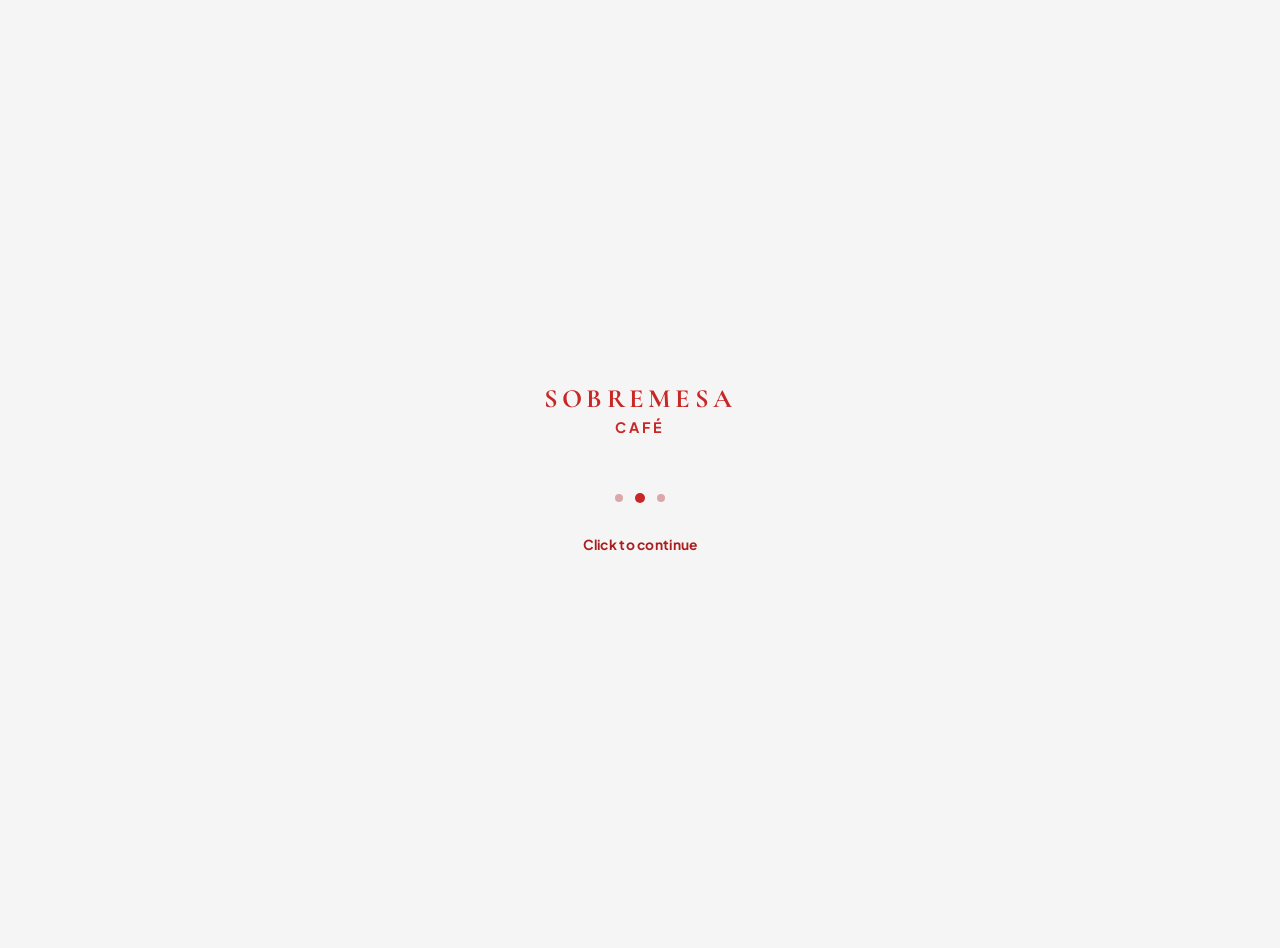
<file: index.html>
<!DOCTYPE html>
<html lang="en">
<head>
  <meta charset="UTF-8">
  <meta name="viewport" content="width=device-width, initial-scale=1.0">
  <title>Sobremesa Café</title>
  <link rel="preconnect" href="https://fonts.googleapis.com">
  <link rel="preconnect" href="https://fonts.gstatic.com" crossorigin>
  <link rel="stylesheet" href="https://cdnjs.cloudflare.com/ajax/libs/font-awesome/6.5.2/css/all.min.css">
  <link rel="stylesheet" href="base.css">
</head>
<body class="landing-screen">
  <main class="landing-wrap">
    <div class="landing-brand">
      <span class="landing-name">SOBREMESA</span>
      <span class="landing-tag">CAFÉ</span>
    </div>
    <a class="landing-continue" href="home.html" aria-label="Click to continue to Sobremesa Café">
      <span class="landing-dots" aria-hidden="true"><i></i><i></i><i></i></span>
      <span class="landing-action">Click to continue</span>
    </a>
  </main>
  <script>
    const continueLink = document.querySelector(".landing-continue");
    const reduceMotion = window.matchMedia("(prefers-reduced-motion: reduce)").matches;

    if (continueLink && !reduceMotion) {
      continueLink.addEventListener("click", (event) => {
        event.preventDefault();
        try {
          sessionStorage.setItem("sobremesa-home-entry", "yes");
        } catch {}
        document.body.classList.add("landing-leaving");
        window.setTimeout(() => window.location.assign(continueLink.href), 340);
      });
    }
  </script>
</body>
</html>
</file>
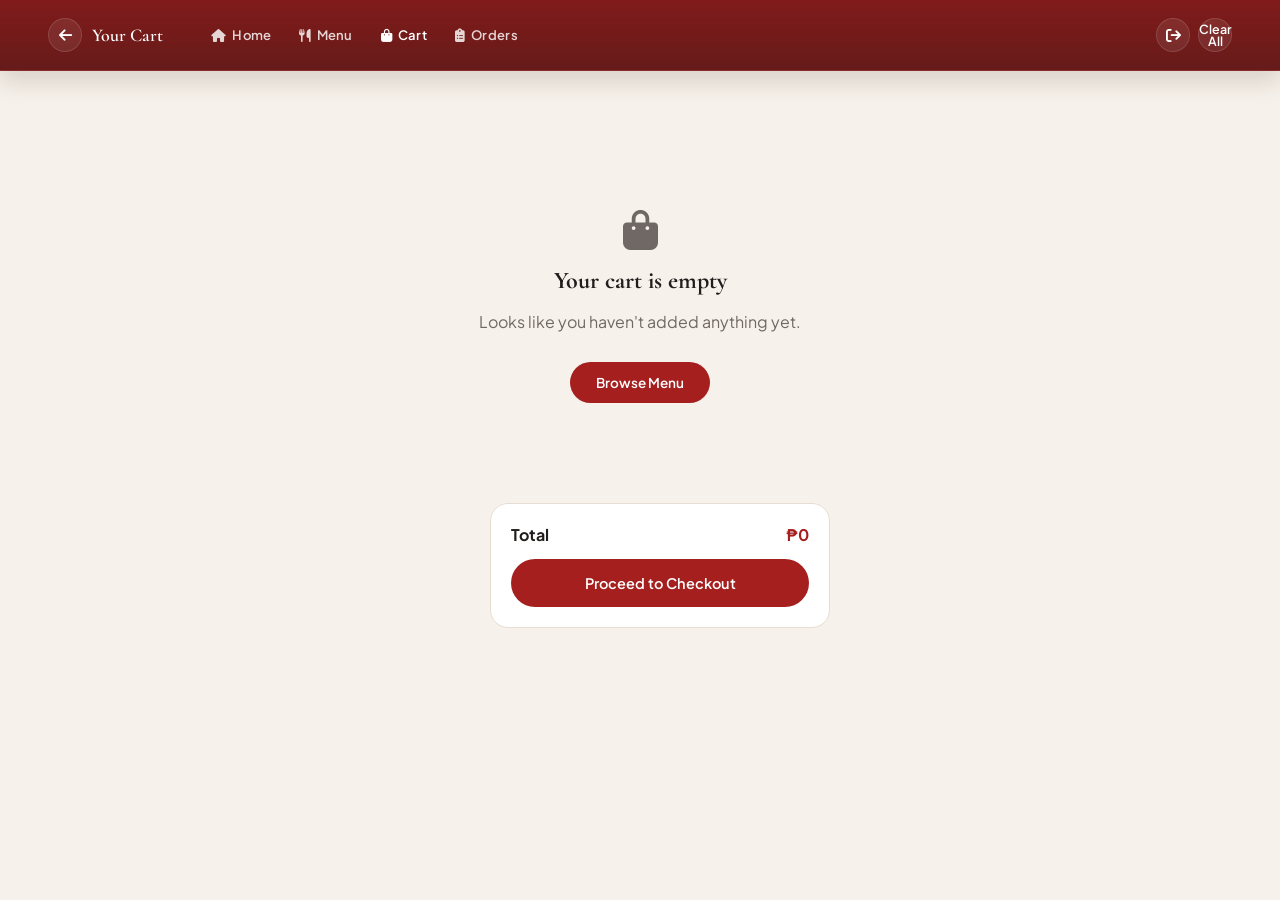
<file: cart.html>
<!DOCTYPE html>
<html lang="en">
<head>
<meta charset="UTF-8">
<meta name="viewport" content="width=device-width, initial-scale=1.0">
<title>Cart — Sobremesa Café</title>
<link rel="preconnect" href="https://fonts.googleapis.com">
<link rel="preconnect" href="https://fonts.gstatic.com" crossorigin>
<link rel="stylesheet" href="https://cdnjs.cloudflare.com/ajax/libs/font-awesome/6.5.2/css/all.min.css">
<link rel="stylesheet" href="base.css">
<link rel="stylesheet" href="header.css">
<link rel="stylesheet" href="search.css">
<link rel="stylesheet" href="buttons.css">
<link rel="stylesheet" href="home.css">
<link rel="stylesheet" href="menu.css">
<link rel="stylesheet" href="nav.css">
<link rel="stylesheet" href="stub.css">
<link rel="stylesheet" href="cart.css">
<link rel="stylesheet" href="item.css">
<link rel="stylesheet" href="orders.css">
<link rel="stylesheet" href="responsive.css">
</head>
<body data-page="cart">
<div class="app">

  <header class="app-header">
    <div class="header-left">
      <a class="icon-btn" href="home.html" aria-label="Back"><i class="fa-solid fa-arrow-left"></i></a>
      <span class="header-title">Your Cart</span>
    </div>
    <nav class="desktop-nav">
      <a class="nav-item" data-page="home" href="home.html"><i class="fa-solid fa-house"></i>Home</a>
      <a class="nav-item" data-page="menu" href="menu.html"><i class="fa-solid fa-utensils"></i>Menu</a>
      <a class="nav-item" data-page="cart" href="cart.html"><i class="fa-solid fa-bag-shopping"></i>Cart
        <span class="badge" data-cart-badge style="display:none;">0</span>
      </a>
      <a class="nav-item" data-page="orders" href="orders.html"><i class="fa-solid fa-clipboard-list"></i>Orders</a>
    </nav>
    <div class="header-actions">
      <a class="icon-btn exit-link" href="index.html" aria-label="Exit to welcome screen" title="Exit to welcome screen">
        <i class="fa-solid fa-arrow-right-from-bracket" aria-hidden="true"></i>
      </a>
      <button class="icon-btn text-btn" id="clear-all-btn">Clear All</button>
    </div>
  </header>

  <main class="app-main">
    <div id="cart-empty" class="stub" hidden>
      <div class="stub-icon"><i class="fa-solid fa-bag-shopping"></i></div>
      <h2>Your cart is empty</h2>
      <p>Looks like you haven't added anything yet.</p>
      <a class="hero-cta" href="menu.html">Browse Menu</a>
    </div>

    <div id="cart-content" hidden>
      <div class="cart-list" id="cart-list"></div>

      <div class="cart-summary">
        <div class="cart-summary-row cart-summary-total">
          <span>Total</span>
          <span id="cart-total">₱0</span>
        </div>
        <button class="add-to-cart-btn" id="checkout-btn">Proceed to Checkout</button>
      </div>
    </div>
  </main>

  <nav class="bottom-nav">
    <a class="nav-item" data-page="home" href="home.html">
      <span class="nav-icon"><i class="fa-solid fa-house"></i></span>Home
    </a>
    <a class="nav-item" data-page="menu" href="menu.html">
      <span class="nav-icon"><i class="fa-solid fa-utensils"></i></span>Menu
    </a>
    <a class="nav-item" data-page="cart" href="cart.html">
      <span class="nav-icon"><i class="fa-solid fa-bag-shopping"></i></span>Cart
      <span class="badge" data-cart-badge style="display:none;">0</span>
    </a>
    <a class="nav-item" data-page="orders" href="orders.html">
      <span class="nav-icon"><i class="fa-solid fa-clipboard-list"></i></span>Orders
    </a>
  </nav>

</div>

<script src="menu-data.js"></script>
<script src="app.js"></script>
<script src="cart.js"></script>
</body>
</html>
</file>
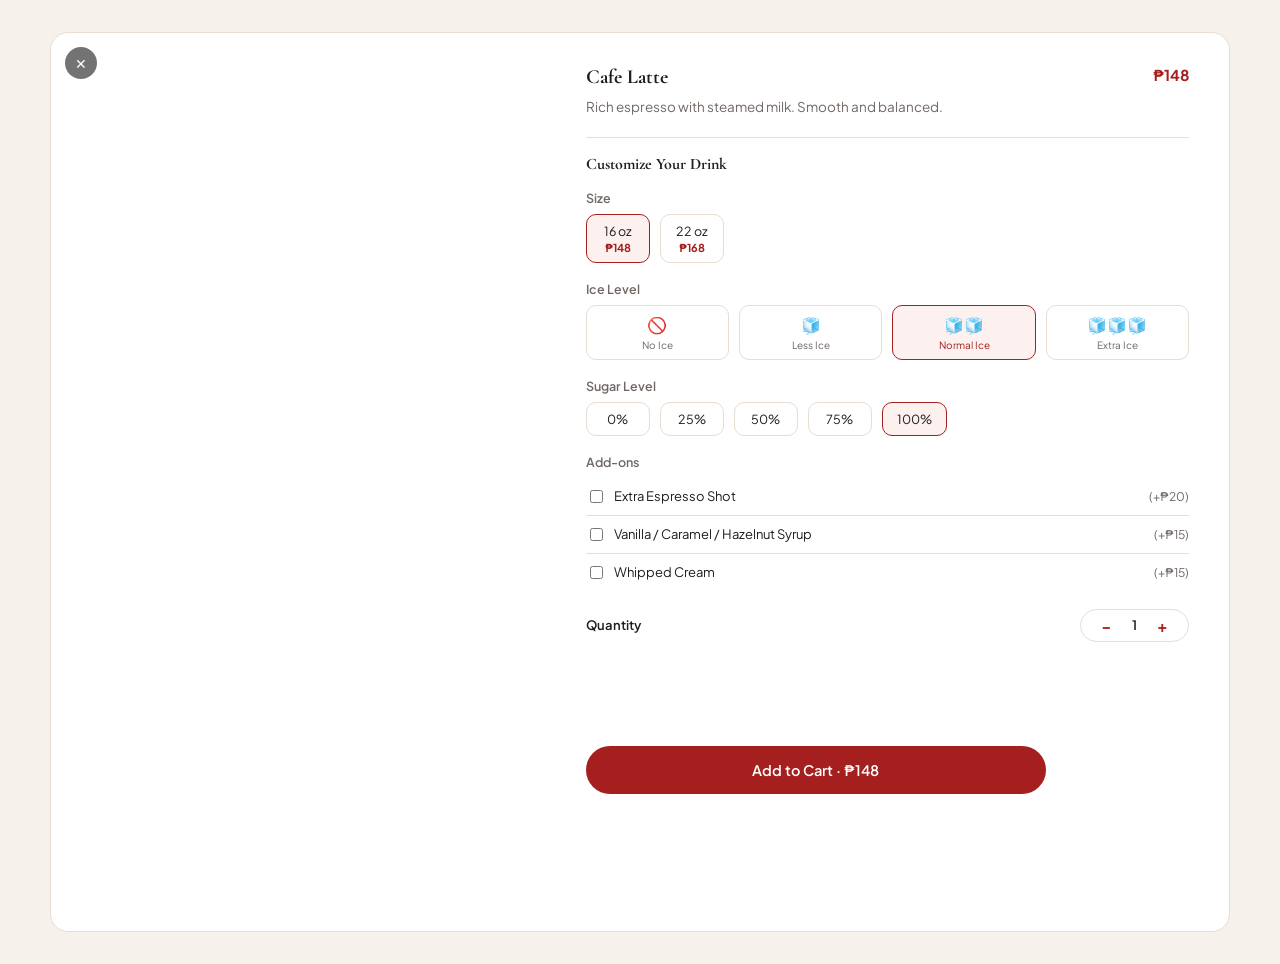
<file: item.html>
<!DOCTYPE html>
<html lang="en">
<head>
<meta charset="UTF-8">
<meta name="viewport" content="width=device-width, initial-scale=1.0">
<title>Item — Sobremesa Café</title>
<link rel="stylesheet" href="https://cdnjs.cloudflare.com/ajax/libs/font-awesome/6.5.2/css/all.min.css">
<link rel="stylesheet" href="base.css">
<link rel="stylesheet" href="header.css">
<link rel="stylesheet" href="search.css">
<link rel="stylesheet" href="buttons.css">
<link rel="stylesheet" href="home.css">
<link rel="stylesheet" href="menu.css">
<link rel="stylesheet" href="nav.css">
<link rel="stylesheet" href="stub.css">
<link rel="stylesheet" href="cart.css">
<link rel="stylesheet" href="item.css">
<link rel="stylesheet" href="orders.css">
<link rel="stylesheet" href="responsive.css">
</head>
<body data-page="menu">
<div class="app item-page">

  <div class="item-hero" id="item-hero">
    <a class="close-btn" href="menu.html" aria-label="Close">✕</a>
    <a class="icon-btn exit-link item-exit" href="index.html" aria-label="Exit to welcome screen" title="Exit to welcome screen">
      <i class="fa-solid fa-arrow-right-from-bracket" aria-hidden="true"></i>
    </a>
  </div>

  <main class="app-main item-main">

    <div class="item-title-row">
      <h1 id="item-name">Item</h1>
      <p class="item-price" id="item-price">₱0</p>
    </div>
    <p class="item-desc" id="item-desc"></p>

    <div id="customize-section" hidden>
      <hr>
      <h2 class="customize-heading">Customize Your Drink</h2>

      <section class="option-group">
        <h3>Size</h3>
        <div class="option-row" id="size-options"></div>
      </section>

      <section class="option-group">
        <h3>Ice Level</h3>
        <div class="option-row option-row--icons" id="ice-options"></div>
      </section>

      <section class="option-group">
        <h3>Sugar Level</h3>
        <div class="option-row" id="sugar-options"></div>
      </section>

      <section class="option-group">
        <h3>Add-ons</h3>
        <div id="addon-options"></div>
      </section>
    </div>

    <div class="qty-row">
      <span>Quantity</span>
      <div class="qty-stepper">
        <button id="qty-minus" aria-label="Decrease quantity">−</button>
        <span id="qty-value">1</span>
        <button id="qty-plus" aria-label="Increase quantity">+</button>
      </div>
    </div>

  </main>

  <button class="add-to-cart-btn" id="add-to-cart-btn">
    Add to Cart · <span id="total-price">₱0</span>
  </button>

</div>

<script src="menu-data.js"></script>
<script src="app.js"></script>
<script src="item.js"></script>
</body>
</html>
</file>
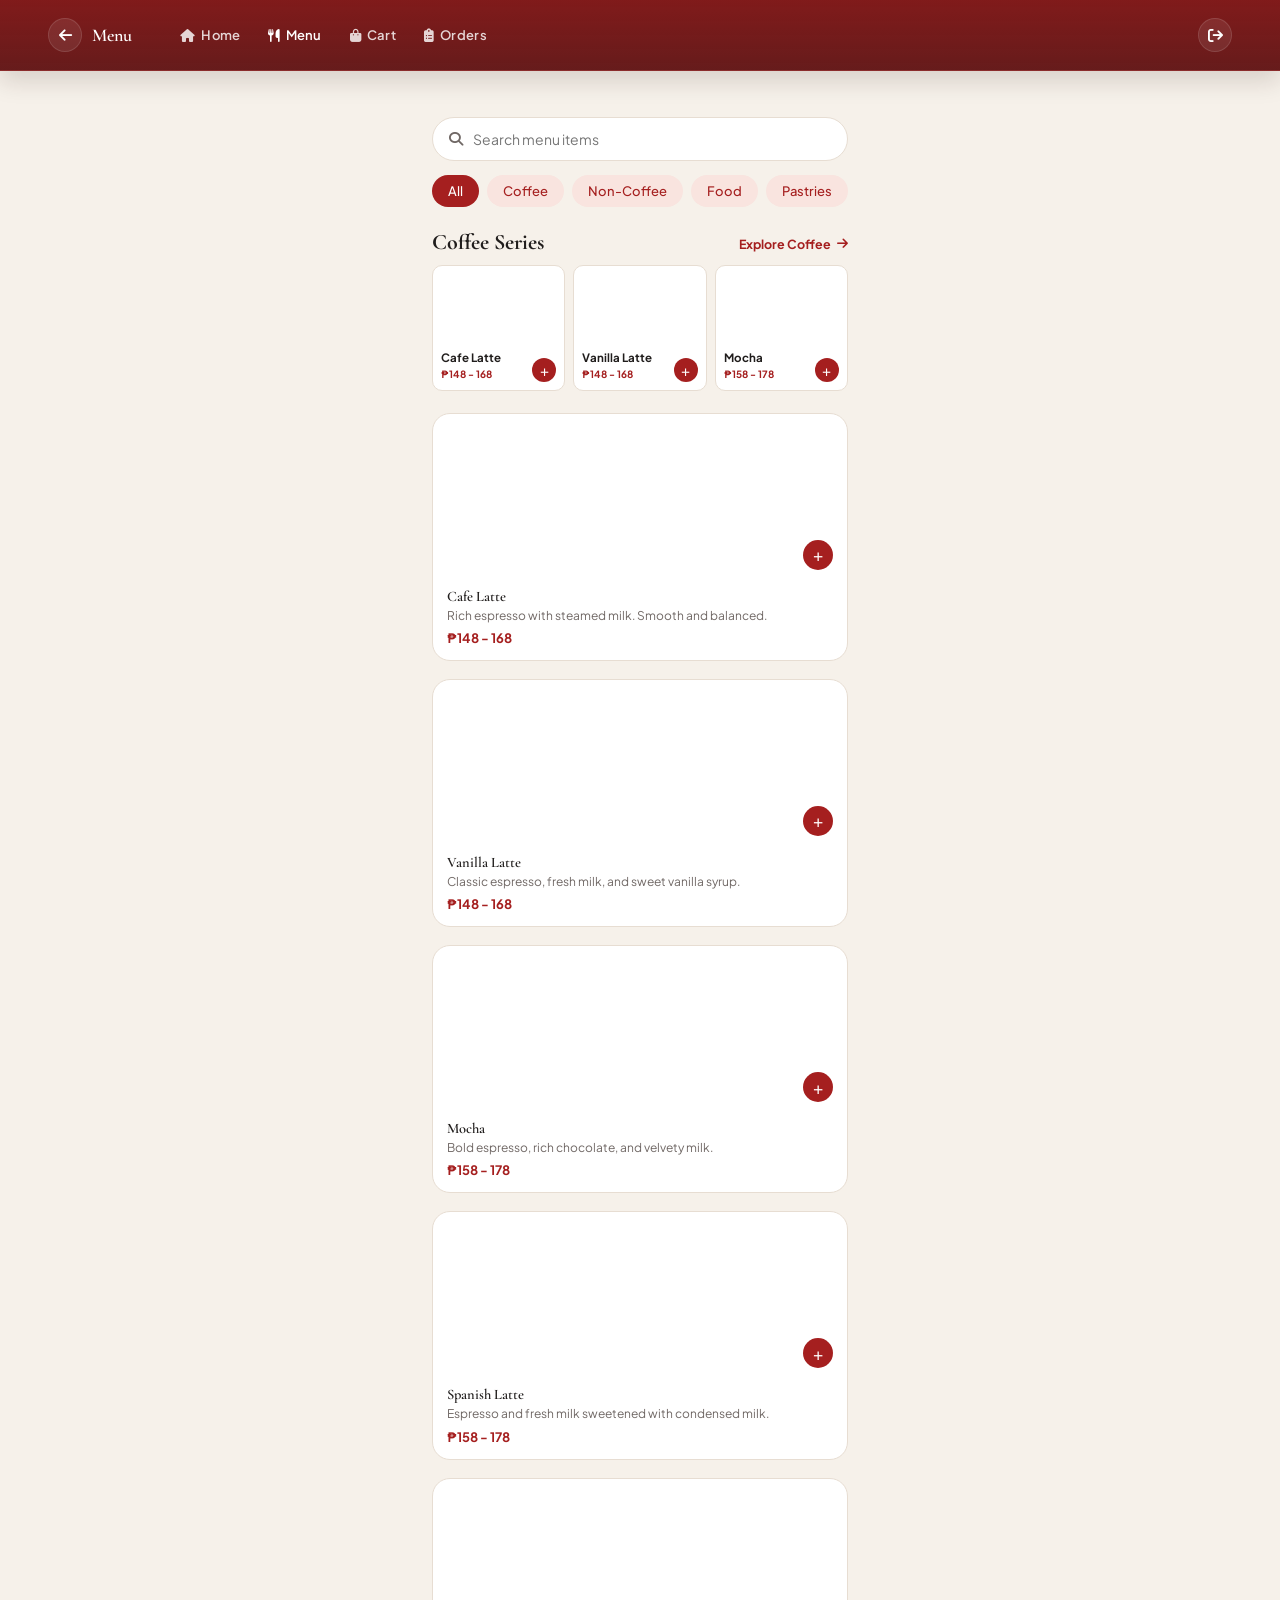
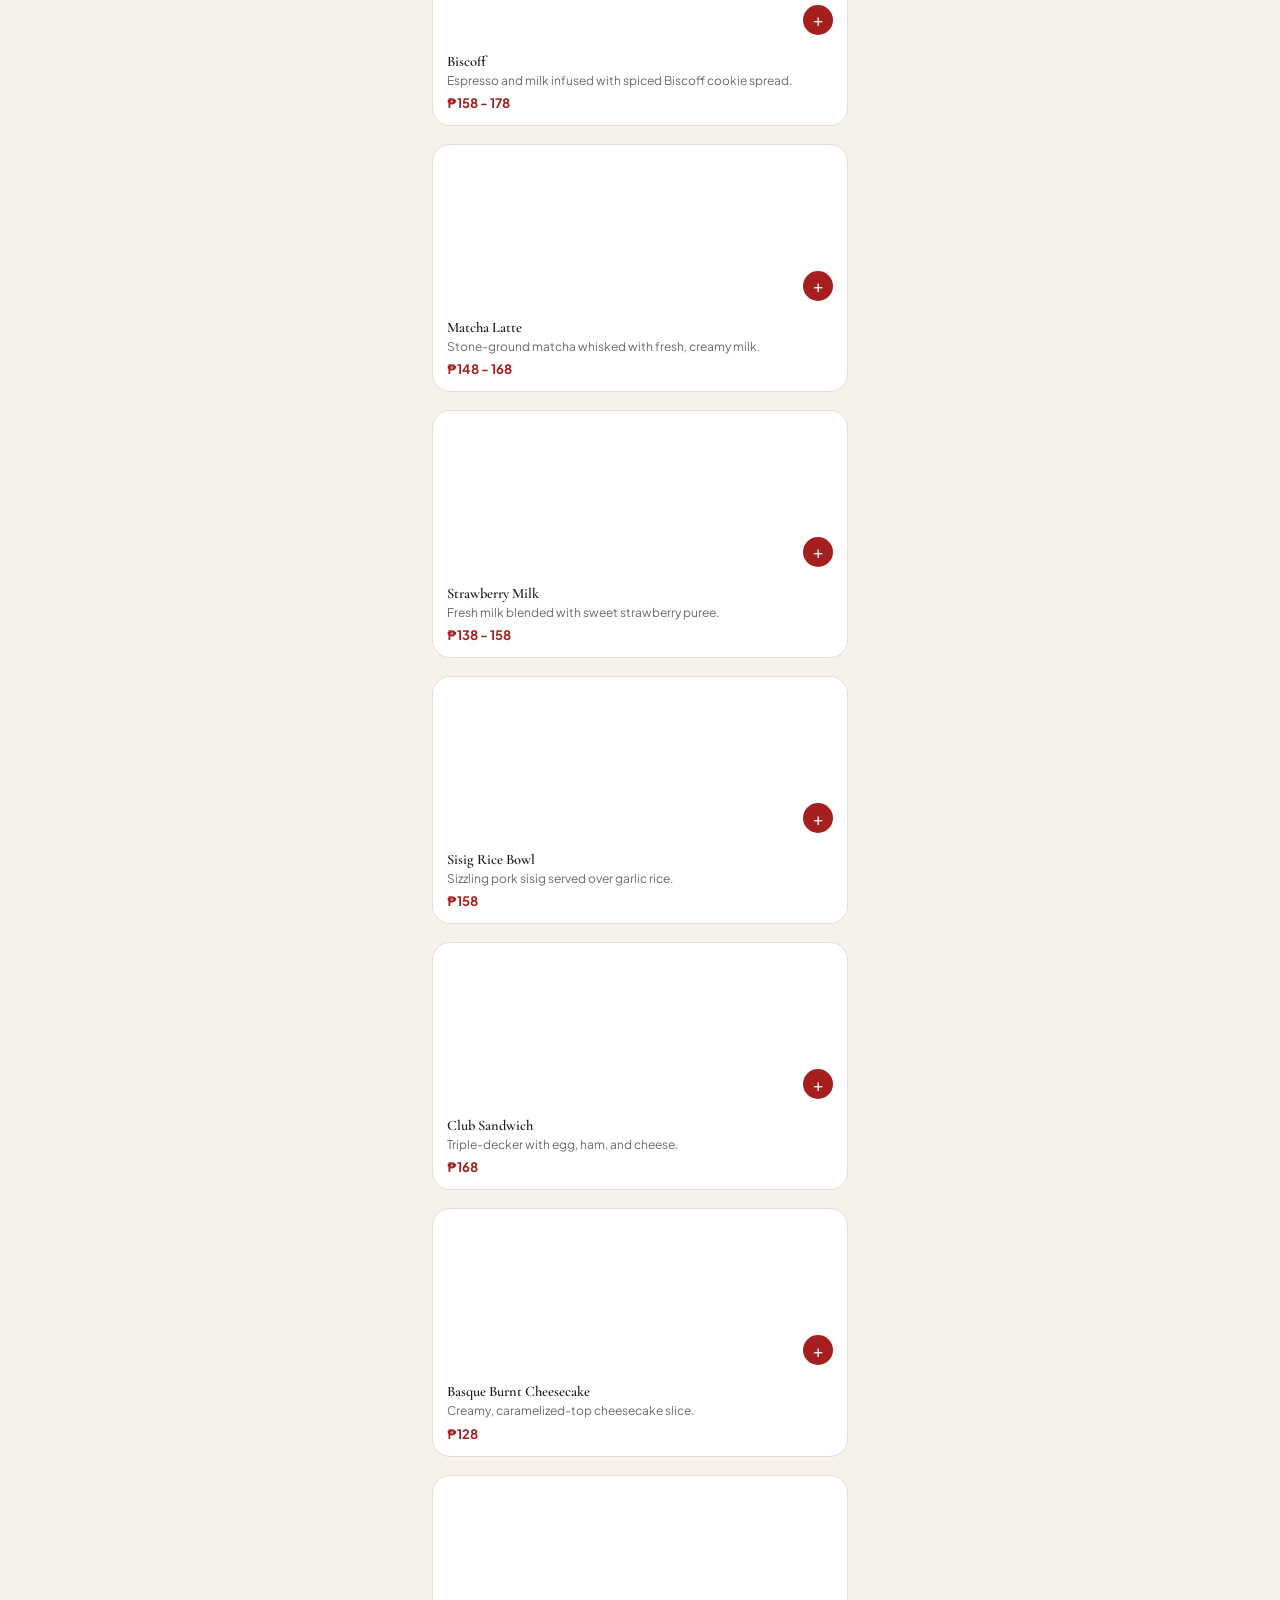
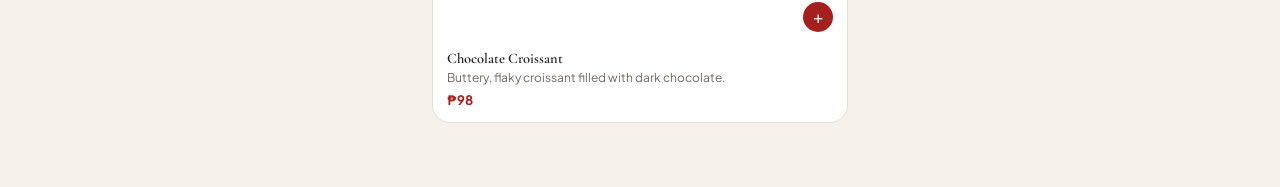
<file: menu.html>
<!DOCTYPE html>
<html lang="en">
<head>
<meta charset="UTF-8">
<meta name="viewport" content="width=device-width, initial-scale=1.0">
<title>Menu — Sobremesa Café</title>
<link rel="preconnect" href="https://fonts.googleapis.com">
<link rel="preconnect" href="https://fonts.gstatic.com" crossorigin>
<link rel="stylesheet" href="https://cdnjs.cloudflare.com/ajax/libs/font-awesome/6.5.2/css/all.min.css">
<link rel="stylesheet" href="base.css">
<link rel="stylesheet" href="header.css">
<link rel="stylesheet" href="search.css">
<link rel="stylesheet" href="buttons.css">
<link rel="stylesheet" href="home.css">
<link rel="stylesheet" href="menu.css">
<link rel="stylesheet" href="nav.css">
<link rel="stylesheet" href="stub.css">
<link rel="stylesheet" href="cart.css">
<link rel="stylesheet" href="item.css">
<link rel="stylesheet" href="orders.css">
<link rel="stylesheet" href="responsive.css">
</head>
<body data-page="menu">
<div class="app">

  <header class="app-header">
    <div class="header-left">
      <a class="icon-btn" href="home.html" aria-label="Back"><i class="fa-solid fa-arrow-left"></i></a>
      <span class="header-title">Menu</span>
    </div>
    <nav class="desktop-nav">
      <a class="nav-item" data-page="home" href="home.html"><i class="fa-solid fa-house"></i>Home</a>
      <a class="nav-item" data-page="menu" href="menu.html"><i class="fa-solid fa-utensils"></i>Menu</a>
      <a class="nav-item" data-page="cart" href="cart.html"><i class="fa-solid fa-bag-shopping"></i>Cart
        <span class="badge" data-cart-badge style="display:none;">0</span>
      </a>
      <a class="nav-item" data-page="orders" href="orders.html"><i class="fa-solid fa-clipboard-list"></i>Orders</a>
    </nav>
    <a class="icon-btn exit-link" href="index.html" aria-label="Exit to welcome screen" title="Exit to welcome screen">
      <i class="fa-solid fa-arrow-right-from-bracket" aria-hidden="true"></i>
    </a>
  </header>

  <main class="app-main">

    <form class="search-bar" role="search" onsubmit="return false;">
      <i class="fa-solid fa-magnifying-glass"></i>
      <input type="search" id="search-input" placeholder="Search menu items">
    </form>

    <nav class="pill-row" id="pill-row" aria-label="Filter by category"></nav>

    <section class="menu-coffee-series" id="menu-coffee-series" aria-labelledby="menu-coffee-title">
      <div class="section-heading">
        <h2 id="menu-coffee-title">Coffee Series</h2>
        <a class="view-all" href="menu.html?category=coffee">Explore Coffee <i class="fa-solid fa-arrow-right" aria-hidden="true"></i></a>
      </div>
      <div class="series-grid" id="menu-featured-grid"></div>
    </section>

    <div class="menu-list" id="menu-list"></div>
    <p class="empty-state" id="empty-state" hidden>No items match your search.</p>

  </main>

  <nav class="bottom-nav">
    <a class="nav-item" data-page="home" href="home.html">
      <span class="nav-icon"><i class="fa-solid fa-house"></i></span>Home
    </a>
    <a class="nav-item" data-page="menu" href="menu.html">
      <span class="nav-icon"><i class="fa-solid fa-utensils"></i></span>Menu
    </a>
    <a class="nav-item" data-page="cart" href="cart.html">
      <span class="nav-icon"><i class="fa-solid fa-bag-shopping"></i></span>Cart
      <span class="badge" data-cart-badge style="display:none;">0</span>
    </a>
    <a class="nav-item" data-page="orders" href="orders.html">
      <span class="nav-icon"><i class="fa-solid fa-clipboard-list"></i></span>Orders
    </a>
  </nav>

</div>

<script src="menu-data.js"></script>
<script src="app.js"></script>
<script src="menu.js"></script>
<script src="home.js"></script>
</body>
</html>
</file>
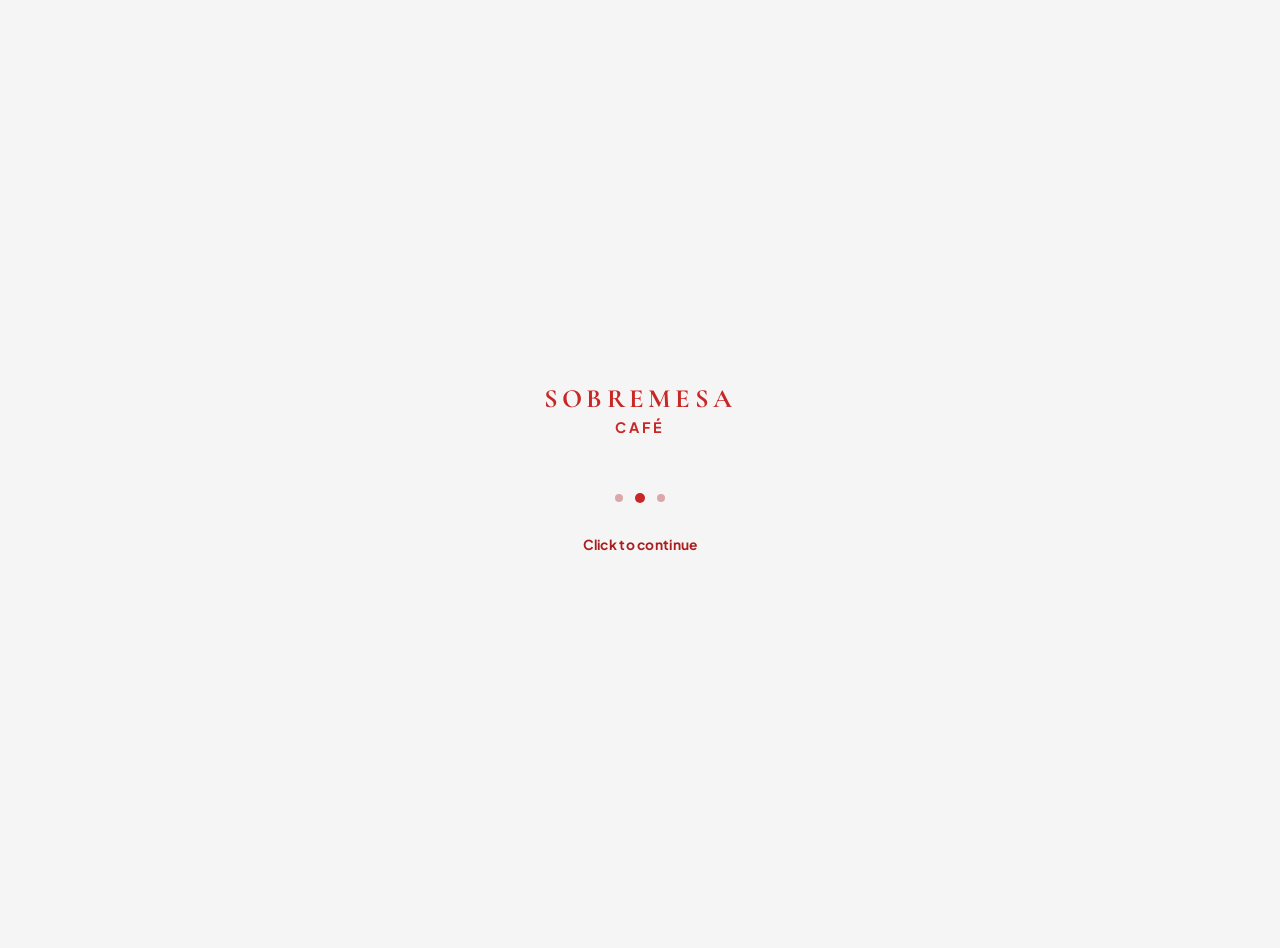
<file: order-confirmed.html>
<!DOCTYPE html>
<html lang="en">
<head>
<meta charset="UTF-8">
<meta name="viewport" content="width=device-width, initial-scale=1.0">
<title>Order Placed — Sobremesa Café</title>
<link rel="preconnect" href="https://fonts.googleapis.com">
<link rel="preconnect" href="https://fonts.gstatic.com" crossorigin>
<link rel="stylesheet" href="https://cdnjs.cloudflare.com/ajax/libs/font-awesome/6.5.2/css/all.min.css">
<link rel="stylesheet" href="base.css">
<link rel="stylesheet" href="header.css">
<link rel="stylesheet" href="search.css">
<link rel="stylesheet" href="buttons.css">
<link rel="stylesheet" href="home.css">
<link rel="stylesheet" href="menu.css">
<link rel="stylesheet" href="nav.css">
<link rel="stylesheet" href="stub.css">
<link rel="stylesheet" href="cart.css">
<link rel="stylesheet" href="item.css">
<link rel="stylesheet" href="orders.css">
<link rel="stylesheet" href="responsive.css">
</head>
<body data-page="orders">
<div class="app">

  <a class="icon-btn exit-link confirm-exit" href="index.html" aria-label="Exit to welcome screen" title="Exit to welcome screen">
    <i class="fa-solid fa-arrow-right-from-bracket" aria-hidden="true"></i>
  </a>

  <main class="app-main confirm-main">
    <div class="confirm-check"><i class="fa-solid fa-check"></i></div>
    <h1 class="confirm-title">Order Placed!</h1>
    <p class="confirm-sub">Your order has been successfully submitted. Please present this order number to the cashier for payment.</p>

    <div class="order-number-card">
      <span>Order Number</span>
      <p id="order-number">#0000</p>
    </div>

    <p class="confirm-meta" id="confirm-meta"></p>

    <div class="confirm-actions">
      <a class="btn-outline" id="view-details-link" href="#">View Order Details</a>
      <a class="hero-cta" href="home.html">Back to Home</a>
    </div>
  </main>

</div>

<script src="menu-data.js"></script>
<script src="app.js"></script>
<script src="order-confirmed.js"></script>
</body>
</html>
</file>
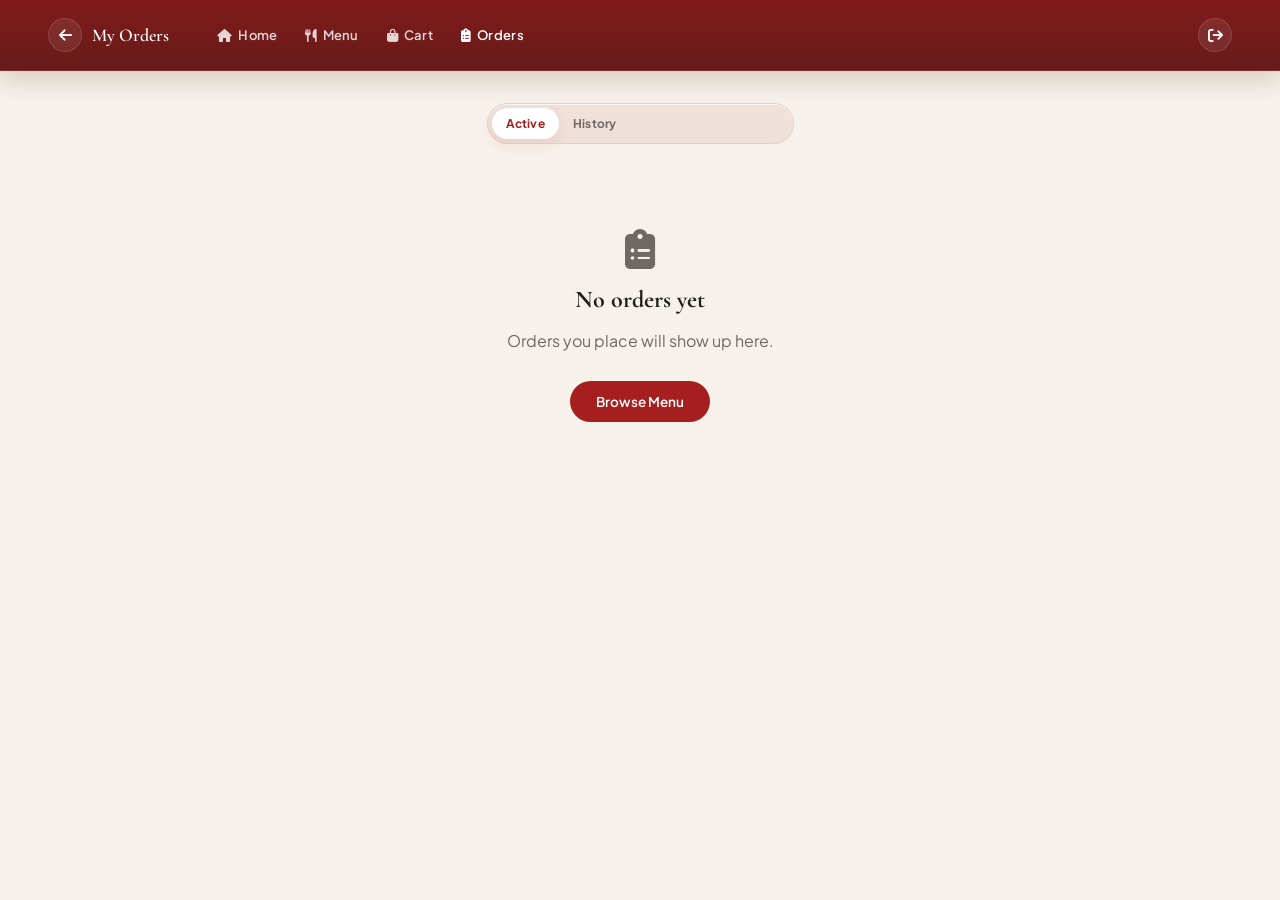
<file: order-details.html>
<!DOCTYPE html>
<html lang="en">
<head>
<meta charset="UTF-8">
<meta name="viewport" content="width=device-width, initial-scale=1.0">
<title>Order Details — Sobremesa Café</title>
<link rel="preconnect" href="https://fonts.googleapis.com">
<link rel="preconnect" href="https://fonts.gstatic.com" crossorigin>
<link rel="stylesheet" href="https://cdnjs.cloudflare.com/ajax/libs/font-awesome/6.5.2/css/all.min.css">
<link rel="stylesheet" href="base.css">
<link rel="stylesheet" href="header.css">
<link rel="stylesheet" href="search.css">
<link rel="stylesheet" href="buttons.css">
<link rel="stylesheet" href="home.css">
<link rel="stylesheet" href="menu.css">
<link rel="stylesheet" href="nav.css">
<link rel="stylesheet" href="stub.css">
<link rel="stylesheet" href="cart.css">
<link rel="stylesheet" href="item.css">
<link rel="stylesheet" href="orders.css">
<link rel="stylesheet" href="responsive.css">
</head>
<body data-page="orders">
<div class="app">

  <header class="app-header">
    <div class="header-left">
      <a class="icon-btn" href="orders.html" aria-label="Back"><i class="fa-solid fa-arrow-left"></i></a>
      <span class="header-title">Order Details</span>
    </div>
    <nav class="desktop-nav">
      <a class="nav-item" data-page="home" href="home.html"><i class="fa-solid fa-house"></i>Home</a>
      <a class="nav-item" data-page="menu" href="menu.html"><i class="fa-solid fa-utensils"></i>Menu</a>
      <a class="nav-item" data-page="cart" href="cart.html"><i class="fa-solid fa-bag-shopping"></i>Cart
        <span class="badge" data-cart-badge style="display:none;">0</span>
      </a>
      <a class="nav-item" data-page="orders" href="orders.html"><i class="fa-solid fa-clipboard-list"></i>Orders</a>
    </nav>
    <a class="icon-btn exit-link" href="index.html" aria-label="Exit to welcome screen" title="Exit to welcome screen">
      <i class="fa-solid fa-arrow-right-from-bracket" aria-hidden="true"></i>
    </a>
  </header>

  <main class="app-main">
    <p class="order-detail-number" id="order-number">#0000</p>
    <p class="order-detail-meta" id="order-meta"></p>

    <div class="stepper" id="stepper"></div>

    <h2 class="section-heading-plain">Items Ordered</h2>
    <div class="cart-list" id="order-items-list"></div>

    <div class="cart-summary">
      <div class="cart-summary-row cart-summary-total">
        <span>Total</span>
        <span id="order-total">₱0</span>
      </div>
      <button class="add-to-cart-btn" id="cancel-order-btn" type="button">Cancel Order</button>
    </div>
  </main>

</div>

<div class="modal-overlay" id="cancel-modal" hidden>
  <div class="modal-card">
    <div class="modal-icon warn">!</div>
    <h2>Cancel Order?</h2>
    <p>Are you sure you want to cancel this order? This action can only be done before payment, subject to café policy.</p>
    <button class="add-to-cart-btn" id="confirm-cancel-btn">Cancel Order</button>
    <button class="btn-outline" id="keep-order-btn">Keep Order</button>
  </div>
</div>

<div class="modal-overlay" id="cancelled-modal" hidden>
  <div class="modal-card">
    <div class="modal-icon success">✓</div>
    <h2>Order Cancelled</h2>
    <p>Your order has been successfully cancelled. You can now place a new order anytime.</p>
    <a class="hero-cta" href="menu.html">Back to Menu</a>
  </div>
</div>

<script src="menu-data.js"></script>
<script src="app.js"></script>
<script src="order-details.js"></script>
</body>
</html>
</file>
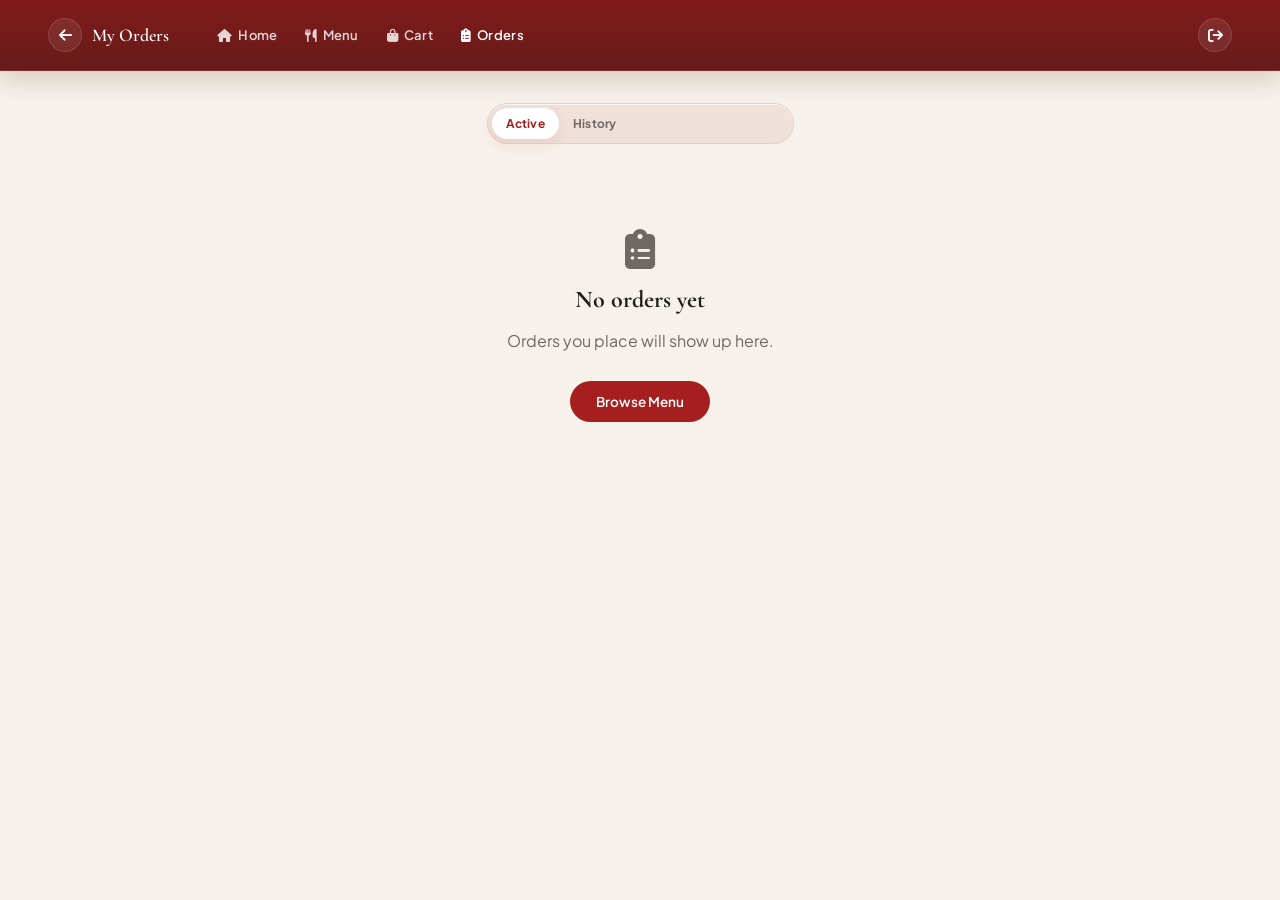
<file: orders.html>
<!DOCTYPE html>
<html lang="en">
<head>
<meta charset="UTF-8">
<meta name="viewport" content="width=device-width, initial-scale=1.0">
<title>My Orders — Sobremesa Café</title>
<link rel="preconnect" href="https://fonts.googleapis.com">
<link rel="preconnect" href="https://fonts.gstatic.com" crossorigin>
<link rel="stylesheet" href="https://cdnjs.cloudflare.com/ajax/libs/font-awesome/6.5.2/css/all.min.css">
<link rel="stylesheet" href="base.css">
<link rel="stylesheet" href="header.css">
<link rel="stylesheet" href="search.css">
<link rel="stylesheet" href="buttons.css">
<link rel="stylesheet" href="home.css">
<link rel="stylesheet" href="menu.css">
<link rel="stylesheet" href="nav.css">
<link rel="stylesheet" href="stub.css">
<link rel="stylesheet" href="cart.css">
<link rel="stylesheet" href="item.css">
<link rel="stylesheet" href="orders.css">
<link rel="stylesheet" href="responsive.css">
</head>
<body data-page="orders">
<div class="app">

  <header class="app-header">
    <div class="header-left">
      <a class="icon-btn" href="home.html" aria-label="Back"><i class="fa-solid fa-arrow-left"></i></a>
      <span class="header-title">My Orders</span>
    </div>
    <nav class="desktop-nav">
      <a class="nav-item" data-page="home" href="home.html"><i class="fa-solid fa-house"></i>Home</a>
      <a class="nav-item" data-page="menu" href="menu.html"><i class="fa-solid fa-utensils"></i>Menu</a>
      <a class="nav-item" data-page="cart" href="cart.html"><i class="fa-solid fa-bag-shopping"></i>Cart
        <span class="badge" data-cart-badge style="display:none;">0</span>
      </a>
      <a class="nav-item" data-page="orders" href="orders.html"><i class="fa-solid fa-clipboard-list"></i>Orders</a>
    </nav>
    <a class="icon-btn exit-link" href="index.html" aria-label="Exit to welcome screen" title="Exit to welcome screen">
      <i class="fa-solid fa-arrow-right-from-bracket" aria-hidden="true"></i>
    </a>
  </header>

  <main class="app-main">
    <div class="order-mode-toggle order-tabs">
      <button type="button" class="mode-btn active" data-tab="active">Active</button>
      <button type="button" class="mode-btn" data-tab="history">History</button>
    </div>

    <div id="orders-list"></div>

    <div id="orders-empty" class="stub" hidden>
      <div class="stub-icon"><i class="fa-solid fa-clipboard-list"></i></div>
      <h2>No orders yet</h2>
      <p>Orders you place will show up here.</p>
      <a class="hero-cta" href="menu.html">Browse Menu</a>
    </div>
  </main>

  <nav class="bottom-nav">
    <a class="nav-item" data-page="home" href="home.html">
      <span class="nav-icon"><i class="fa-solid fa-house"></i></span>Home
    </a>
    <a class="nav-item" data-page="menu" href="menu.html">
      <span class="nav-icon"><i class="fa-solid fa-utensils"></i></span>Menu
    </a>
    <a class="nav-item" data-page="cart" href="cart.html">
      <span class="nav-icon"><i class="fa-solid fa-bag-shopping"></i></span>Cart
      <span class="badge" data-cart-badge style="display:none;">0</span>
    </a>
    <a class="nav-item" data-page="orders" href="orders.html">
      <span class="nav-icon"><i class="fa-solid fa-clipboard-list"></i></span>Orders
    </a>
  </nav>

</div>

<script src="menu-data.js"></script>
<script src="app.js"></script>
<script src="orders.js"></script>
</body>
</html>
</file>
<file: base.css>
/* ==========================================================================
   base.css — fonts, design tokens, reset, and the phone-frame app shell
   Loaded first: every other CSS file relies on these variables.
   ========================================================================== */

@import url('https://fonts.googleapis.com/css2?family=Plus+Jakarta+Sans:wght@400;500;600;700;800&family=Cormorant+Garamond:wght@600;700&display=swap');

:root {
  --maroon: #8a1a1a;
  --maroon-dark: #6e1414;
  --cream: #f6f1ea;
  --cream-strong: #efe4d8;
  --pink-light: #f9e4df;
  --accent-red: #a51f1f;
  --accent-red-soft: #d86d4a;
  --text-dark: #201d1c;
  --text-muted: #706865;
  --white: #ffffff;
  --border-light: #e7ddd2;
  --shadow-soft: 0 18px 30px rgba(70, 42, 26, 0.08);
  --radius-card: 18px;
  --radius-pill: 999px;
  --font-display: 'Cormorant Garamond', serif;
  --font-body: 'Plus Jakarta Sans', sans-serif;
}

* { box-sizing: border-box; }

html, body {
  margin: 0;
  padding: 0;
  font-family: var(--font-body);
  color: var(--text-dark);
  background: linear-gradient(135deg, #e7e0d8 0%, #d9d1c7 100%);
}

body {
  display: flex;
  justify-content: center;
  min-height: 100vh;
}

img { max-width: 100%; display: block; }
a { text-decoration: none; color: inherit; }
button { font-family: inherit; cursor: pointer; }

/* Phone-sized app frame that every page lives inside */
.app {
  width: 100%;
  max-width: 430px;
  min-height: 100vh;
  background: var(--cream);
  display: flex;
  flex-direction: column;
  position: relative;
  box-shadow: 0 0 40px rgba(0,0,0,0.18);
}

.app-main {
  flex: 1;
  padding: 18px 20px 90px;
  overflow-y: auto;
}

.landing-screen {
  background: #f5f5f5;
  min-height: 100vh;
  display: flex;
  align-items: center;
  justify-content: center;
  padding: 24px;
}

.landing-wrap {
  width: min(100%, 420px);
  min-height: 100vh;
  display: flex;
  flex-direction: column;
  align-items: center;
  justify-content: center;
  text-align: center;
  transition: opacity 340ms ease, transform 340ms ease;
}

.landing-screen.landing-leaving .landing-wrap {
  opacity: 0;
  transform: translateY(-10px);
}

.landing-brand {
  display: flex;
  flex-direction: column;
  align-items: center;
  gap: 0;
  margin-bottom: 56px;
}

.landing-brand .landing-name {
  font-family: var(--font-display);
  font-size: 1.65rem;
  font-weight: 700;
  letter-spacing: 0.16em;
  color: #c92626;
  line-height: 0.95;
}

.landing-brand .landing-tag {
  font-size: 0.9rem;
  font-weight: 700;
  letter-spacing: 0.2em;
  color: #c92626;
  margin-top: 5px;
}

.landing-continue {
  display: flex;
  flex-direction: column;
  align-items: center;
  gap: 24px;
  color: var(--text-muted);
}

.landing-dots {
  display: inline-flex;
  align-items: center;
  gap: 12px;
  min-height: 12px;
}

.landing-dots i {
  width: 8px;
  height: 8px;
  border-radius: 50%;
  background: #dca7a7;
  animation: landing-pulse 1.2s ease-in-out infinite;
}

.landing-dots i:nth-child(2) {
  width: 10px;
  height: 10px;
  background: #c92626;
  animation-delay: 0.15s;
}

.landing-dots i:nth-child(3) {
  animation-delay: 0.3s;
}

.landing-action {
  display: inline-flex;
  align-items: center;
  justify-content: center;
  gap: 10px;
  padding: 8px 2px;
  color: #a91e1e;
  font-size: 0.86rem;
  font-weight: 700;
  letter-spacing: 0.02em;
  transition: color 160ms ease, border-color 160ms ease;
}

.landing-action i {
  font-size: 0.8rem;
  transition: transform 160ms ease, color 160ms ease;
}

.landing-continue:hover .landing-action {
  color: #7f1717;
}

.landing-continue:hover .landing-action i {
  transform: translateX(3px);
}

@keyframes landing-pulse {
  0%, 100% { transform: scale(0.8); opacity: 0.65; }
  50% { transform: scale(1); opacity: 1; }
}

@keyframes home-arrive {
  from { opacity: 0; transform: translateY(12px); }
  to { opacity: 1; transform: translateY(0); }
}

html.home-entering body[data-page="home"] .app {
  animation: home-arrive 560ms cubic-bezier(0.2, 0.7, 0.25, 1) both;
}

.landing-continue:focus-visible {
  outline: none;
}

.landing-continue:focus-visible .landing-action {
  outline: 2px solid rgba(201, 38, 38, 0.35);
  outline-offset: 5px;
}

@media (prefers-reduced-motion: reduce) {
  .landing-dots i,
  html.home-entering body[data-page="home"] .app { animation: none; }
  .landing-wrap { transition: none; }
}

.exit-dialog {
  width: min(380px, calc(100vw - 32px));
  padding: 0;
  border: 1px solid #eadeda;
  border-radius: 12px;
  color: var(--text-dark);
  background: #ffffff;
  box-shadow: 0 24px 70px rgba(32, 29, 28, 0.24);
}

.exit-dialog::backdrop {
  background: rgba(32, 29, 28, 0.48);
  backdrop-filter: blur(3px);
}

.exit-dialog-content { padding: 26px; }

.exit-dialog-mark {
  width: 42px;
  height: 42px;
  display: inline-flex;
  align-items: center;
  justify-content: center;
  margin-bottom: 18px;
  border-radius: 50%;
  color: var(--accent-red);
  background: #f9e4df;
  font-size: 15px;
}

.exit-dialog-eyebrow {
  margin: 0 0 7px;
  color: var(--accent-red);
  font-size: 10px;
  font-weight: 700;
  letter-spacing: 0.1em;
}

.exit-dialog h2 {
  margin: 0 0 8px;
  font-family: var(--font-display);
  font-size: 23px;
  line-height: 1.15;
}

.exit-dialog-description {
  margin: 0;
  color: var(--text-muted);
  font-size: 13px;
  line-height: 1.55;
}

.exit-dialog-actions {
  display: grid;
  grid-template-columns: 1fr 1fr;
  gap: 10px;
  margin-top: 24px;
}

.exit-dialog-button {
  min-height: 44px;
  display: inline-flex;
  align-items: center;
  justify-content: center;
  gap: 8px;
  padding: 8px 10px;
  border: 1px solid transparent;
  border-radius: 6px;
  font-family: var(--font-body);
  font-size: 12px;
  font-weight: 700;
}

.exit-dialog-stay {
  border-color: var(--border-light);
  color: var(--text-dark);
  background: #ffffff;
}

.exit-dialog-confirm {
  color: #ffffff;
  background: var(--accent-red);
}

.exit-dialog-button:focus-visible {
  outline: 3px solid rgba(201, 38, 38, 0.3);
  outline-offset: 2px;
}

@media (max-width: 360px) {
  .exit-dialog-content { padding: 22px; }
  .exit-dialog-actions { grid-template-columns: 1fr; }
}

.app {
  animation: page-enter 420ms cubic-bezier(0.2, 0.7, 0.25, 1);
}

@keyframes page-enter {
  from { opacity: 0; transform: translateY(8px); }
  to { opacity: 1; transform: translateY(0); }
}

.landing-wrap {
  animation: landing-enter 520ms cubic-bezier(0.2, 0.7, 0.25, 1);
}

@keyframes landing-enter {
  from { opacity: 0; transform: translateY(6px); }
  to { opacity: 1; transform: translateY(0); }
}

.exit-dialog[open] {
  animation: exit-dialog-enter 180ms ease-out;
}

@keyframes exit-dialog-enter {
  from { opacity: 0; transform: scale(0.97); }
  to { opacity: 1; transform: scale(1); }
}

@media (prefers-reduced-motion: reduce) {
  .app,
  .landing-wrap,
  .exit-dialog[open] { animation: none; }
}
</file>
<file: header.css>
/* ==========================================================================
   header.css — top bar used on every page (brand on Home, title + back
   arrow on inner pages)
   ========================================================================== */

.app-header {
  background: linear-gradient(180deg, rgba(126, 22, 22, 0.98) 0%, rgba(96, 18, 18, 0.96) 100%);
  color: var(--white);
  padding: 18px 20px;
  display: flex;
  align-items: center;
  justify-content: space-between;
  position: sticky;
  top: 0;
  z-index: 10;
  box-shadow: 0 10px 24px rgba(49, 18, 13, 0.15);
  border-bottom: 1px solid rgba(255,255,255,0.08);
}

.brand-wrap {
  display: flex;
  align-items: center;
  gap: 10px;
}

.brand-mark {
  display: inline-flex;
  align-items: center;
  justify-content: center;
  width: 28px;
  height: 28px;
  border-radius: 50%;
  background: rgba(255,255,255,0.12);
  border: 1px solid rgba(255,255,255,0.18);
  color: #fff4ea;
  font-size: 12px;
}

.app-header .brand {
  font-family: var(--font-display);
  font-weight: 700;
  letter-spacing: 0.5px;
  line-height: 1.15;
  text-align: center;
  color: #fff7f0;
}

.app-header .brand .tagline {
  display: block;
  font-family: var(--font-body);
  font-weight: 600;
  font-size: 10px;
  letter-spacing: 3px;
  opacity: 0.9;
  text-transform: uppercase;
}

.header-left {
  display: flex;
  align-items: center;
  gap: 10px;
}

.header-title {
  font-family: var(--font-display);
  font-weight: 600;
  font-size: 18px;
}

.icon-btn {
  background: rgba(255,255,255,0.08);
  border: 1px solid rgba(255,255,255,0.12);
  border-radius: 50%;
  color: var(--white);
  width: 34px;
  height: 34px;
  font-size: 15px;
  padding: 0;
  line-height: 1;
  display: inline-flex;
  align-items: center;
  justify-content: center;
}

.icon-btn.text-btn {
  font-size: 12.5px;
  font-weight: 600;
  font-family: var(--font-body);
}

.header-actions {
  display: flex;
  align-items: center;
  gap: 8px;
}
</file>
<file: search.css>
/* ==========================================================================
   search.css — the pill-shaped "Search menu items" bar
   ========================================================================== */

.search-bar {
  display: flex;
  align-items: center;
  gap: 8px;
  background: var(--white);
  border: 1px solid var(--border-light);
  border-radius: var(--radius-pill);
  padding: 11px 16px;
  margin: 14px 0;
  color: var(--text-muted);
  font-size: 14px;
}

.search-bar input {
  border: none;
  outline: none;
  background: none;
  font-family: inherit;
  font-size: 14px;
  width: 100%;
  color: var(--text-dark);
}
</file>
<file: buttons.css>
/* ==========================================================================
   buttons.css — small reusable "button-like" components used on both
   the Home and Menu screens: the red + add button, filter pills, and
   the round category icon buttons
   ========================================================================== */

/* Red circular "+" add-to-cart button */
.add-btn {
  width: 24px;
  height: 24px;
  border-radius: 50%;
  background: var(--accent-red);
  color: var(--white);
  border: none;
  font-size: 15px;
  line-height: 1;
  display: flex;
  align-items: center;
  justify-content: center;
}

/* Category filter pills (Menu page) */
.pill {
  flex: 0 0 auto;
  background: var(--pink-light);
  color: var(--accent-red);
  border: none;
  border-radius: var(--radius-pill);
  padding: 8px 16px;
  font-size: 13px;
  font-weight: 500;
}

.pill.active {
  background: var(--accent-red);
  color: var(--white);
}

/* Round category icon buttons (Home page quick filters) */
.category-item {
  display: flex;
  flex-direction: column;
  align-items: center;
  gap: 6px;
  background: none;
  border: none;
  flex: 1;
}

.category-item .icon-circle {
  width: 46px;
  height: 46px;
  border-radius: 50%;
  background: var(--pink-light);
  display: flex;
  align-items: center;
  justify-content: center;
  font-size: 18px;
}

.category-item.active .icon-circle {
  background: var(--accent-red);
  color: var(--white);
}

.category-item span.label {
  font-size: 11.5px;
  color: var(--text-dark);
}

/* Generic red pill CTA button, reused on empty/confirmation states and
   in the desktop hero section */
.hero-cta {
  display: inline-block;
  background: var(--accent-red);
  color: var(--white);
  border: none;
  border-radius: var(--radius-pill);
  padding: 12px 26px;
  font-size: 13.5px;
  font-weight: 600;
  margin-top: 14px;
}
</file>
<file: home.css>
/* ==========================================================================
   home.css — sections that only appear on index.html:
   greeting, image carousel, quick-category row, "Coffee Series" grid
   ========================================================================== */

.order-mode-row {
  display: flex;
  align-items: center;
  justify-content: space-between;
  gap: 12px;
  margin-bottom: 18px;
  flex-wrap: wrap;
}

.order-mode-toggle {
  display: flex;
  background: rgba(165, 31, 31, 0.08);
  border-radius: var(--radius-pill);
  padding: 4px;
  border: 1px solid rgba(165, 31, 31, 0.09);
  box-shadow: inset 0 1px 0 rgba(255,255,255,0.7);
}

.mode-btn {
  border: none;
  background: transparent;
  padding: 8px 14px;
  border-radius: var(--radius-pill);
  font-size: 12px;
  font-weight: 700;
  letter-spacing: 0.02em;
  color: var(--text-muted);
  display: inline-flex;
  align-items: center;
  gap: 6px;
}

.mode-btn i {
  font-size: 10px;
}

.mode-btn.active {
  background: var(--white);
  color: var(--accent-red);
  box-shadow: 0 6px 14px rgba(165, 31, 31, 0.08);
}

.table-select-wrap {
  display: inline-flex;
  align-items: center;
  gap: 8px;
  border: 1px solid var(--border-light);
  border-radius: var(--radius-pill);
  padding: 8px 12px;
  font-size: 12px;
  font-weight: 700;
  color: var(--text-dark);
  background: rgba(255,255,255,0.6);
  box-shadow: var(--shadow-soft);
}

.table-select-wrap span {
  color: var(--text-muted);
  font-weight: 600;
}

.table-select-wrap strong {
  font-size: 14px;
  font-weight: 800;
  color: var(--accent-red);
}

.hero-text .eyebrow {
  display: inline-flex;
  align-items: center;
  gap: 7px;
  font-size: 11px;
  font-weight: 700;
  letter-spacing: 1.4px;
  text-transform: uppercase;
  color: var(--accent-red-soft);
  margin: 0 0 10px;
}

.hero-text h1 {
  font-family: var(--font-display);
  color: var(--text-dark);
  font-size: 48px;
  line-height: 0.9;
  margin: 0 0 6px;
  letter-spacing: -0.04em;
}

.hero-text p {
  margin: 0 0 14px;
  font-size: 14px;
  line-height: 1.7;
  color: var(--text-muted);
}

.hero-text .prompt-link {
  display: inline-flex;
  align-items: center;
  gap: 8px;
  font-size: 14px;
  color: var(--accent-red);
  font-weight: 700;
  margin-bottom: 16px;
}

.hero-text .hero-cta { display: none; }

.carousel {
  margin: 18px 0 12px;
  border-radius: 22px;
  overflow: hidden;
  height: 182px;
  background: #cabfa5;
  position: relative;
  box-shadow: var(--shadow-soft);
}

.carousel-track {
  display: flex;
  height: 100%;
  transition: transform 0.4s ease;
}

.carousel-slide {
  flex: 0 0 100%;
  height: 100%;
  position: relative;
  overflow: hidden;
}

.carousel-slide::after {
  content: "";
  position: absolute;
  inset: 30% 0 0;
  background: linear-gradient(0deg, rgba(28, 19, 16, 0.7), transparent);
  pointer-events: none;
}

.carousel-track img {
  width: 100%;
  height: 100%;
  object-fit: cover;
  transition: transform 5s ease;
}

.carousel-slide:hover img {
  transform: scale(1.035);
}

.carousel-caption {
  position: absolute;
  z-index: 1;
  left: 16px;
  right: 16px;
  bottom: 16px;
  display: flex;
  flex-direction: column;
  gap: 4px;
  margin: 0;
  color: #ffffff;
  text-shadow: 0 1px 8px rgba(0, 0, 0, 0.3);
}

.carousel-caption span {
  font-size: 9px;
  font-weight: 700;
  letter-spacing: 0.12em;
  text-transform: uppercase;
}

.carousel-caption strong {
  font-family: var(--font-display);
  font-size: 21px;
  font-weight: 700;
  line-height: 1;
}

.carousel-dots {
  display: flex;
  gap: 6px;
  justify-content: center;
  margin-top: 10px;
}

.carousel-dots span {
  width: 8px;
  height: 8px;
  border-radius: 50%;
  background: rgba(112, 104, 101, 0.25);
  cursor: pointer;
  transition: all 0.2s ease;
}

.carousel-dots span.active {
  background: var(--accent-red);
  transform: scale(1.15);
}

.category-row {
  display: flex;
  justify-content: space-between;
  align-items: center;
  gap: 8px;
  margin: 18px 0 24px;
}

.category-item {
  flex: 1;
  display: flex;
  flex-direction: column;
  align-items: center;
  justify-content: center;
  gap: 8px;
  background: rgba(255,255,255,0.55);
  border: 1px solid var(--border-light);
  border-radius: 16px;
  padding: 10px 6px 8px;
  box-shadow: 0 8px 18px rgba(53, 38, 30, 0.04);
  transition: transform 0.2s ease, border-color 0.2s ease;
}

.category-item.active {
  background: var(--accent-red);
  border-color: var(--accent-red);
  color: var(--white);
}

.category-item .icon-circle {
  width: 32px;
  height: 32px;
  border-radius: 50%;
  display: inline-flex;
  align-items: center;
  justify-content: center;
  background: rgba(165, 31, 31, 0.08);
  color: var(--accent-red);
  font-size: 12px;
}

.category-item.active .icon-circle {
  background: rgba(255,255,255,0.18);
  color: var(--white);
}

.category-item .label {
  font-size: 10px;
  font-weight: 700;
  letter-spacing: 0.02em;
}

.section-heading {
  display: flex;
  align-items: baseline;
  justify-content: space-between;
  margin-bottom: 12px;
}

.section-heading h2 {
  font-family: var(--font-display);
  font-size: 24px;
  margin: 0;
  color: var(--text-dark);
}

.section-heading .view-all {
  font-size: 12.5px;
  color: var(--accent-red);
  font-weight: 700;
}

.series-grid {
  display: grid;
  grid-template-columns: repeat(3, 1fr);
  gap: 12px;
  margin-bottom: 8px;
}

.series-card {
  background: var(--white);
  border-radius: 18px;
  overflow: hidden;
  border: 1px solid var(--border-light);
  box-shadow: 0 10px 24px rgba(61, 42, 30, 0.04);
}

.series-card .thumb {
  height: 82px;
  background-size: cover;
  background-position: center;
}

.series-card .info {
  padding: 10px 10px 12px;
  position: relative;
}

.series-card .info .name {
  font-size: 12.5px;
  font-weight: 700;
  margin: 0 0 3px;
}

.series-card .info .price {
  font-size: 11px;
  color: var(--accent-red);
  font-weight: 700;
  margin: 0;
}

.series-card .add-btn {
  position: absolute;
  right: 8px;
  bottom: 8px;
}
</file>
<file: menu.css>
/* ==========================================================================
   menu.css — sections that only appear on menu.html:
   filter pill row layout, the scrollable item list, empty search state
   ========================================================================== */

.pill-row {
  display: flex;
  gap: 8px;
  overflow-x: auto;
  padding-bottom: 4px;
  margin-bottom: 18px;
}

.pill-row::-webkit-scrollbar { display: none; }

.menu-coffee-series {
  margin: 2px 0 22px;
}

.menu-coffee-series .section-heading { margin-bottom: 10px; }

.menu-coffee-series .section-heading h2 { font-size: 22px; }

.menu-coffee-series .view-all {
  display: inline-flex;
  align-items: center;
  gap: 6px;
}

.menu-coffee-series .series-grid {
  grid-template-columns: repeat(3, minmax(0, 1fr));
  gap: 8px;
  margin-bottom: 0;
}

.menu-coffee-series .series-card {
  border-radius: 10px;
  box-shadow: none;
}

.menu-coffee-series .series-card .thumb { height: 76px; }

.menu-coffee-series .series-card .info { padding: 9px 8px 10px; }

.menu-coffee-series .series-card .info .name {
  font-size: 11.5px;
  line-height: 1.2;
}

.menu-coffee-series .series-card .info .price { font-size: 10px; }

.menu-list { display: flex; flex-direction: column; }

.menu-row {
  display: flex;
  gap: 12px;
  padding: 14px 0;
  border-bottom: 1px solid var(--border-light);
  position: relative;
}

.menu-row .thumb {
  width: 64px;
  height: 64px;
  border-radius: 10px;
  flex-shrink: 0;
  background-size: cover;
  background-position: center;
}

.menu-row .info { flex: 1; min-width: 0; }

.menu-row .info .name {
  font-family: var(--font-display);
  font-size: 14.5px;
  font-weight: 600;
  margin: 0 0 3px;
}

.menu-row .info .desc {
  font-size: 12px;
  color: var(--text-muted);
  margin: 0 0 6px;
  line-height: 1.35;
}

.menu-row .info .price {
  font-size: 13px;
  font-weight: 700;
  color: var(--accent-red);
  margin: 0;
}

/* on list rows the add button sits inline, vertically centered */
.menu-row .add-btn {
  align-self: center;
  width: 28px;
  height: 28px;
  font-size: 17px;
}

.empty-state {
  text-align: center;
  color: var(--text-muted);
  font-size: 13px;
  padding: 40px 10px;
}
</file>
<file: nav.css>
/* ==========================================================================
   nav.css — sticky bottom tab bar (Home / Menu / Cart / Orders)
   ========================================================================== */

.bottom-nav {
  position: sticky;
  bottom: 0;
  background: rgba(255,255,255,0.96);
  backdrop-filter: blur(8px);
  border-top: 1px solid var(--border-light);
  display: flex;
  justify-content: space-around;
  padding: 10px 0 14px;
  box-shadow: 0 -8px 24px rgba(50, 30, 20, 0.04);
}

.nav-item {
  display: flex;
  flex-direction: column;
  align-items: center;
  gap: 3px;
  font-size: 10.5px;
  color: var(--text-muted);
  background: none;
  border: none;
  position: relative;
  transition: color 0.2s ease;
}

.nav-item .nav-icon { font-size: 18px; }

.nav-item.active {
  color: var(--accent-red);
  font-weight: 700;
}

.nav-item .badge {
  position: absolute;
  top: -4px;
  right: 6px;
  background: var(--accent-red);
  color: var(--white);
  font-size: 9px;
  font-weight: 700;
  border-radius: 50%;
  width: 15px;
  height: 15px;
  display: flex;
  align-items: center;
  justify-content: center;
}

/* Top nav bar shown only on wide (desktop) screens — see responsive.css
   for the display:none/flex toggle at the breakpoint. Reuses .nav-item
   so active-state highlighting in app.js applies to both nav bars. */
.desktop-nav {
  display: none;
  align-items: center;
  gap: 28px;
}

.desktop-nav .nav-item {
  flex-direction: row;
  gap: 6px;
  font-size: 13px;
  font-weight: 600;
  color: rgba(255,255,255,0.82);
  letter-spacing: 0.02em;
}

.desktop-nav .nav-item.active {
  color: var(--white);
}

.desktop-nav .nav-item .badge {
  position: static;
  width: auto;
  height: auto;
  border-radius: var(--radius-pill);
  padding: 1px 6px;
}
</file>
<file: stub.css>
/* ==========================================================================
   stub.css — empty/placeholder state used on cart.html and orders.html
   ========================================================================== */

.stub {
  text-align: center;
  padding: 60px 20px;
  color: var(--text-muted);
}

.stub .stub-icon { font-size: 40px; margin-bottom: 12px; }
.stub h2 { font-family: var(--font-display); color: var(--text-dark); margin: 0 0 6px; }
</file>
<file: cart.css>
/* ==========================================================================
   cart.css — cart.html: line-item list, quantity controls, order summary
   ========================================================================== */

.cart-list { display: flex; flex-direction: column; }

.cart-row {
  display: flex;
  gap: 12px;
  padding: 14px 0;
  border-bottom: 1px solid var(--border-light);
}

.cart-row .thumb {
  width: 60px;
  height: 60px;
  border-radius: 10px;
  flex-shrink: 0;
  background-size: cover;
  background-position: center;
}

.cart-row .info { flex: 1; min-width: 0; }

.cart-row .info .name {
  font-family: var(--font-display);
  font-size: 14px;
  font-weight: 600;
  margin: 0 0 3px;
}

.cart-row .info .options {
  font-size: 11.5px;
  color: var(--text-muted);
  margin: 0 0 6px;
  line-height: 1.4;
}

.cart-row .info .row-bottom {
  display: flex;
  align-items: center;
  justify-content: space-between;
}

.cart-row .info .line-price {
  font-size: 13px;
  font-weight: 700;
  color: var(--accent-red);
}

.cart-qty {
  display: flex;
  align-items: center;
  gap: 10px;
  border: 1px solid var(--border-light);
  border-radius: var(--radius-pill);
  padding: 3px 10px;
}

.cart-qty button {
  background: none;
  border: none;
  font-size: 14px;
  font-weight: 700;
  color: var(--accent-red);
}

.cart-qty .remove-btn { color: var(--text-muted); font-size: 12px; }

.cart-summary {
  margin-top: 18px;
  padding-top: 16px;
  border-top: 1px solid var(--border-light);
}

.cart-summary-row {
  display: flex;
  justify-content: space-between;
  font-size: 14px;
  color: var(--text-muted);
  margin-bottom: 8px;
}

.cart-summary-total {
  font-size: 16px;
  font-weight: 700;
  color: var(--text-dark);
  margin-bottom: 14px;
}

.cart-summary-total span:last-child { color: var(--accent-red); }

.cart-summary .add-to-cart-btn {
  width: 100%;
  margin: 0;
}
</file>
<file: item.css>
/* ==========================================================================
   item.css — product detail screen (item.html): hero image, size/ice/
   sugar/add-on customization controls, quantity stepper, sticky
   "Add to Cart" button
   ========================================================================== */

.item-hero {
  position: relative;
  height: 220px;
  background-size: cover;
  background-position: center;
  flex-shrink: 0;
}

.close-btn {
  position: absolute;
  top: 14px;
  left: 14px;
  width: 32px;
  height: 32px;
  border-radius: 50%;
  background: rgba(0,0,0,0.55);
  color: var(--white);
  display: flex;
  align-items: center;
  justify-content: center;
  font-size: 14px;
}

.item-exit {
  position: absolute;
  top: 14px;
  right: 14px;
}

.item-main.app-main { padding-bottom: 24px; }

.item-title-row {
  display: flex;
  justify-content: space-between;
  align-items: flex-start;
  gap: 12px;
}

.item-title-row h1 {
  font-family: var(--font-display);
  font-size: 20px;
  margin: 0;
}

.item-price {
  color: var(--accent-red);
  font-weight: 700;
  font-size: 15px;
  white-space: nowrap;
  margin: 0;
}

.item-desc {
  color: var(--text-muted);
  font-size: 13.5px;
  line-height: 1.45;
  margin: 8px 0 0;
}

hr { border: none; border-top: 1px solid var(--border-light); margin: 20px 0 16px; }

.customize-heading { font-family: var(--font-display); font-size: 16px; margin: 0 0 16px; }

.option-group { margin-bottom: 18px; }

.option-group h3 {
  font-size: 12.5px;
  color: var(--text-muted);
  font-weight: 600;
  margin: 0 0 8px;
}

.option-row { display: flex; gap: 10px; flex-wrap: wrap; }

/* Size / Sugar pill buttons */
.option-pill {
  border: 1.5px solid var(--border-light);
  background: var(--white);
  border-radius: 10px;
  padding: 8px 14px;
  font-size: 12.5px;
  text-align: center;
  color: var(--text-dark);
  min-width: 64px;
}

.option-pill .pill-sub {
  display: block;
  font-size: 11px;
  color: var(--accent-red);
  font-weight: 700;
  margin-top: 2px;
}

.option-pill.selected { border-color: var(--accent-red); background: #fdf1f0; }

/* Ice Level icon buttons */
.option-row--icons { justify-content: space-between; }

.icon-option {
  flex: 1;
  display: flex;
  flex-direction: column;
  align-items: center;
  gap: 4px;
  border: 1.5px solid var(--border-light);
  border-radius: 10px;
  padding: 8px 4px;
  background: var(--white);
  font-size: 10px;
  color: var(--text-muted);
}

.icon-option .icon { font-size: 16px; }
.icon-option.selected { border-color: var(--accent-red); color: var(--accent-red); background: #fdf1f0; }

/* Add-ons checklist */
.addon-row {
  display: flex;
  align-items: center;
  justify-content: space-between;
  padding: 9px 0;
  border-bottom: 1px solid var(--border-light);
}

.addon-row:last-child { border-bottom: none; }
.addon-row label { display: flex; align-items: center; gap: 8px; font-size: 13px; }
.addon-row .addon-price { font-size: 12px; color: var(--text-muted); }

/* Quantity stepper */
.qty-row {
  display: flex;
  align-items: center;
  justify-content: space-between;
  margin-top: 6px;
  font-size: 13px;
  font-weight: 600;
}

.qty-stepper {
  display: flex;
  align-items: center;
  gap: 14px;
  border: 1px solid var(--border-light);
  border-radius: var(--radius-pill);
  padding: 4px 14px;
}

.qty-stepper button {
  background: none;
  border: none;
  font-size: 16px;
  color: var(--accent-red);
  font-weight: 700;
}

/* Sticky "Add to Cart" footer button */
.add-to-cart-btn {
  position: sticky;
  bottom: 0;
  margin: 0 20px 20px;
  background: var(--accent-red);
  color: var(--white);
  border: none;
  border-radius: var(--radius-pill);
  padding: 15px;
  font-size: 14.5px;
  font-weight: 600;
}
</file>
<file: orders.css>
/* ==========================================================================
   orders.css — order-confirmed.html, orders.html (My Orders), and
   order-details.html (progress stepper + cancel modal)
   ========================================================================== */

/* ---- Order Confirmed ---- */
.confirm-main {
  display: flex;
  flex-direction: column;
  align-items: center;
  text-align: center;
  padding-top: 56px;
}

.confirm-exit {
  position: absolute;
  top: 14px;
  right: 14px;
  z-index: 2;
  background: var(--accent-red);
}

.confirm-check {
  width: 64px;
  height: 64px;
  border-radius: 50%;
  background: var(--accent-red);
  color: var(--white);
  font-size: 30px;
  display: flex;
  align-items: center;
  justify-content: center;
  margin-bottom: 18px;
}

.confirm-title {
  font-family: var(--font-display);
  color: var(--accent-red);
  font-size: 22px;
  margin: 0 0 8px;
}

.confirm-sub {
  font-size: 13px;
  color: var(--text-muted);
  max-width: 320px;
  line-height: 1.5;
  margin: 0 0 22px;
}

.order-number-card {
  background: var(--pink-light);
  border-radius: var(--radius-card);
  padding: 14px 32px;
  margin-bottom: 10px;
}

.order-number-card span {
  display: block;
  font-size: 11.5px;
  color: var(--text-muted);
  margin-bottom: 4px;
}

.order-number-card p {
  font-family: var(--font-display);
  font-size: 22px;
  font-weight: 700;
  color: var(--accent-red);
  margin: 0;
}

.confirm-meta {
  font-size: 12.5px;
  color: var(--text-muted);
  margin: 4px 0 24px;
}

.confirm-actions {
  display: flex;
  flex-direction: column;
  gap: 10px;
  width: 100%;
  max-width: 320px;
}

.confirm-actions .hero-cta,
.confirm-actions .btn-outline { margin-top: 0; width: 100%; text-align: center; }

/* Reusable outline button (white bg, red border/text) */
.btn-outline {
  display: inline-block;
  background: var(--white);
  color: var(--accent-red);
  border: 1.5px solid var(--accent-red);
  border-radius: var(--radius-pill);
  padding: 12px 26px;
  font-size: 13.5px;
  font-weight: 600;
}

.btn-outline-danger {
  display: block;
  width: 100%;
  background: var(--white);
  color: var(--accent-red);
  border: 1.5px solid var(--accent-red);
  border-radius: var(--radius-pill);
  padding: 13px;
  font-size: 13.5px;
  font-weight: 600;
  margin-top: 4px;
}

/* ---- My Orders list ---- */
.order-tabs { margin-bottom: 18px; }

.order-card {
  display: flex;
  align-items: center;
  gap: 12px;
  padding: 12px 0;
  border-bottom: 1px solid var(--border-light);
}

.order-card .thumb {
  width: 52px;
  height: 52px;
  border-radius: 10px;
  flex-shrink: 0;
  background-size: cover;
  background-position: center;
}

.order-card .info { flex: 1; min-width: 0; }
.order-card .info .name { font-family: var(--font-display); font-size: 14px; font-weight: 600; margin: 0 0 2px; }
.order-card .info .meta { font-size: 11.5px; color: var(--text-muted); margin: 0; }

.status-badge {
  font-size: 10.5px;
  font-weight: 700;
  padding: 5px 10px;
  border-radius: var(--radius-pill);
  white-space: nowrap;
}

.status-active { background: #fdf1e0; color: #a9631c; }
.status-served { background: #e6f4e8; color: #2e7d3b; }
.status-cancelled { background: var(--border-light); color: var(--text-muted); }

/* ---- Order Details ---- */
.order-detail-number {
  font-family: var(--font-display);
  font-size: 18px;
  font-weight: 700;
  margin: 0 0 2px;
}

.order-detail-meta {
  font-size: 12.5px;
  color: var(--text-muted);
  margin: 0 0 20px;
}

.stepper {
  display: flex;
  justify-content: space-between;
  margin-bottom: 26px;
}

.step {
  display: flex;
  flex-direction: column;
  align-items: center;
  gap: 6px;
  flex: 1;
  position: relative;
}

.step-dot {
  width: 26px;
  height: 26px;
  border-radius: 50%;
  background: var(--border-light);
  color: var(--text-muted);
  display: flex;
  align-items: center;
  justify-content: center;
  font-size: 11px;
  font-weight: 700;
}

.step-label { font-size: 9.5px; color: var(--text-muted); text-align: center; }

.step.done .step-dot { background: var(--accent-red); color: var(--white); }
.step.done .step-label { color: var(--text-dark); }
.step.current .step-dot { background: var(--accent-red); color: var(--white); }
.step.current .step-label { color: var(--accent-red); font-weight: 700; }

.stepper-cancelled {
  background: var(--pink-light);
  color: var(--accent-red);
  border-radius: var(--radius-card);
  padding: 12px;
  font-size: 13px;
  text-align: center;
  margin-bottom: 22px;
}

.section-heading-plain {
  font-family: var(--font-display);
  font-size: 15px;
  margin: 0 0 4px;
}

.qty-static { font-size: 12px; color: var(--text-muted); font-weight: 600; }

/* ---- Cancel / Cancelled modal ---- */
.modal-overlay {
  position: fixed;
  inset: 0;
  background: rgba(38,34,35,0.45);
  display: flex;
  align-items: center;
  justify-content: center;
  padding: 20px;
  z-index: 50;
}

.modal-overlay[hidden] { display: none !important; }

.modal-card {
  background: var(--white);
  border-radius: var(--radius-card);
  padding: 28px 24px;
  max-width: 320px;
  width: 100%;
  text-align: center;
}

.modal-icon {
  width: 52px;
  height: 52px;
  border-radius: 50%;
  display: flex;
  align-items: center;
  justify-content: center;
  font-size: 24px;
  color: var(--white);
  margin: 0 auto 14px;
}

.modal-icon.warn { background: var(--accent-red); }
.modal-icon.success { background: #2e7d3b; }

.modal-card h2 {
  font-family: var(--font-display);
  color: var(--accent-red);
  font-size: 18px;
  margin: 0 0 8px;
}

.modal-card p {
  font-size: 12.5px;
  color: var(--text-muted);
  line-height: 1.5;
  margin: 0 0 18px;
}

.modal-card .add-to-cart-btn,
.modal-card .btn-outline,
.modal-card .hero-cta {
  width: 100%;
  margin: 0 0 10px;
  text-align: center;
}

.modal-card > *:last-child { margin-bottom: 0; }
</file>
<file: responsive.css>
/* ==========================================================================
   responsive.css — breakpoints so the design holds up on any device:
     - under 480px  (small phone): full-screen single-column app layout
     - 480px+       : Menu becomes a 2-column card grid (see below) —
                      this is intentionally lower than the other tiers so
                      it doesn't stay stacked in a single line on anything
                      wider than a small phone
     - 600–899px    (tablet):  app framed as a wider centered card
     - 900px+       (laptop/desktop): full website layout, top nav, grids
   ========================================================================== */

/* ---- Menu grid kicks in as early as possible ---- */
@media (min-width: 480px) {
  .menu-list {
    display: grid;
    grid-template-columns: repeat(2, 1fr);
    gap: 14px;
  }

  .menu-row {
    flex-direction: column;
    align-items: stretch;
    background: var(--white);
    border: 1px solid var(--border-light);
    border-radius: var(--radius-card);
    padding: 0 0 14px;
    position: relative;
  }

  .menu-row .thumb {
    width: 100%;
    height: 130px;
    border-radius: var(--radius-card) var(--radius-card) 0 0;
  }

  .menu-row .info { padding: 10px 12px 0; }

  .menu-row .add-btn {
    position: absolute;
    right: 12px;
    top: 108px;
    width: 28px;
    height: 28px;
  }
}

/* ---- Tablet: still the phone-style UI, just given room to breathe ---- */
@media (min-width: 600px) and (max-width: 899.98px) {
  body {
    align-items: flex-start;
    padding: 28px 16px;
    background:
      radial-gradient(circle at 20% 20%, rgba(138,26,26,0.06), transparent 45%),
      radial-gradient(circle at 80% 80%, rgba(138,26,26,0.05), transparent 45%),
      #dedad2;
  }

  .app {
    max-width: 640px;
    margin: 0 auto;
    border-radius: 24px;
    overflow: hidden;
  }

  .series-grid { grid-template-columns: repeat(4, 1fr); }

  .menu-list { grid-template-columns: repeat(2, 1fr); }
}

@media (min-width: 900px) {

  body { background: var(--cream); }

  /* Drop the phone-frame look: let the layout use the full page width */
  .app {
    max-width: none;
    width: 100%;
    min-height: 100vh;
    max-height: none;
    box-shadow: none;
    border-radius: 0;
    overflow: visible;
  }

  .app-header {
    padding: 18px 48px;
    justify-content: flex-start;
    gap: 48px;
  }

  .app-header .brand { text-align: left; }

  /* Desktop gets a real nav bar; the phone's bottom tab bar and the
     hamburger icon are mobile-only affordances */
  .desktop-nav { display: flex; margin-right: auto; }
  .hamburger { display: none; }
  .bottom-nav { display: none; }

  .app-main {
    overflow-y: visible;
    max-width: 1180px;
    margin: 0 auto;
    padding: 32px 48px 64px;
  }

  /* ---- Home page: side-by-side hero instead of stacked mobile layout ---- */
  .hero {
    display: grid;
    grid-template-columns: 1fr 1fr;
    gap: 56px;
    align-items: center;
    margin-bottom: 12px;
  }

  .hero-text h1 { font-size: 38px; margin-bottom: 10px; }
  .hero-text .eyebrow { font-size: 12.5px; }
  .hero-text p { font-size: 16px; line-height: 1.5; max-width: 440px; }
  .hero-text .prompt-link { font-size: 15px; display: block; margin-bottom: 18px; }
  .hero-text .hero-cta { display: inline-block; padding: 14px 32px; font-size: 14px; }

  .hero-media .carousel { height: 340px; margin-top: 0; }

  .search-bar { max-width: 480px; }
  .category-row { max-width: 480px; }

  .series-grid {
    grid-template-columns: repeat(auto-fill, minmax(190px, 1fr));
    gap: 20px;
  }

  .series-card .thumb { height: 140px; }
  .series-card .info { padding: 12px 14px 14px; }
  .series-card .info .name { font-size: 14px; }
  .series-card .info .price { font-size: 12.5px; }

  /* ---- Menu page: rows become a card grid ---- */
  .menu-list {
    display: grid;
    grid-template-columns: repeat(auto-fill, minmax(260px, 1fr));
    gap: 18px;
  }

  .menu-row {
    flex-direction: column;
    align-items: stretch;
    background: var(--white);
    border: 1px solid var(--border-light);
    border-radius: var(--radius-card);
    padding: 0 0 14px;
  }

  .menu-row .thumb {
    width: 100%;
    height: 150px;
    border-radius: var(--radius-card) var(--radius-card) 0 0;
  }

  .menu-row .info { padding: 12px 14px 0; }

  .menu-row .add-btn {
    position: absolute;
    right: 14px;
    top: 126px;
    width: 30px;
    height: 30px;
  }

  /* ---- Item detail page: hero and info side by side ---- */
  .item-page {
    display: grid;
    grid-template-columns: minmax(320px, 42%) 1fr;
    align-items: start;
    max-width: 1180px;
    margin: 32px auto;
    background: var(--white);
    border-radius: var(--radius-card);
    overflow: hidden;
    border: 1px solid var(--border-light);
  }

  .item-page .item-hero {
    height: 100%;
    min-height: 520px;
  }

  .item-page .app-main {
    max-width: none;
    padding: 32px 40px 0;
    margin: 0;
  }

  .item-page .add-to-cart-btn {
    grid-column: 2;
    max-width: 460px;
    margin: 0 40px 32px;
  }

  /* ---- Cart page: items list + summary side by side, like a real checkout ---- */
  #cart-content {
    display: grid;
    grid-template-columns: 1fr 340px;
    gap: 40px;
    align-items: start;
  }

  .cart-summary {
    margin-top: 0;
    padding: 20px;
    border: 1px solid var(--border-light);
    border-radius: var(--radius-card);
    background: var(--white);
    position: sticky;
    top: 96px;
  }

  #cart-empty { padding: 100px 20px; }
}
</file>
